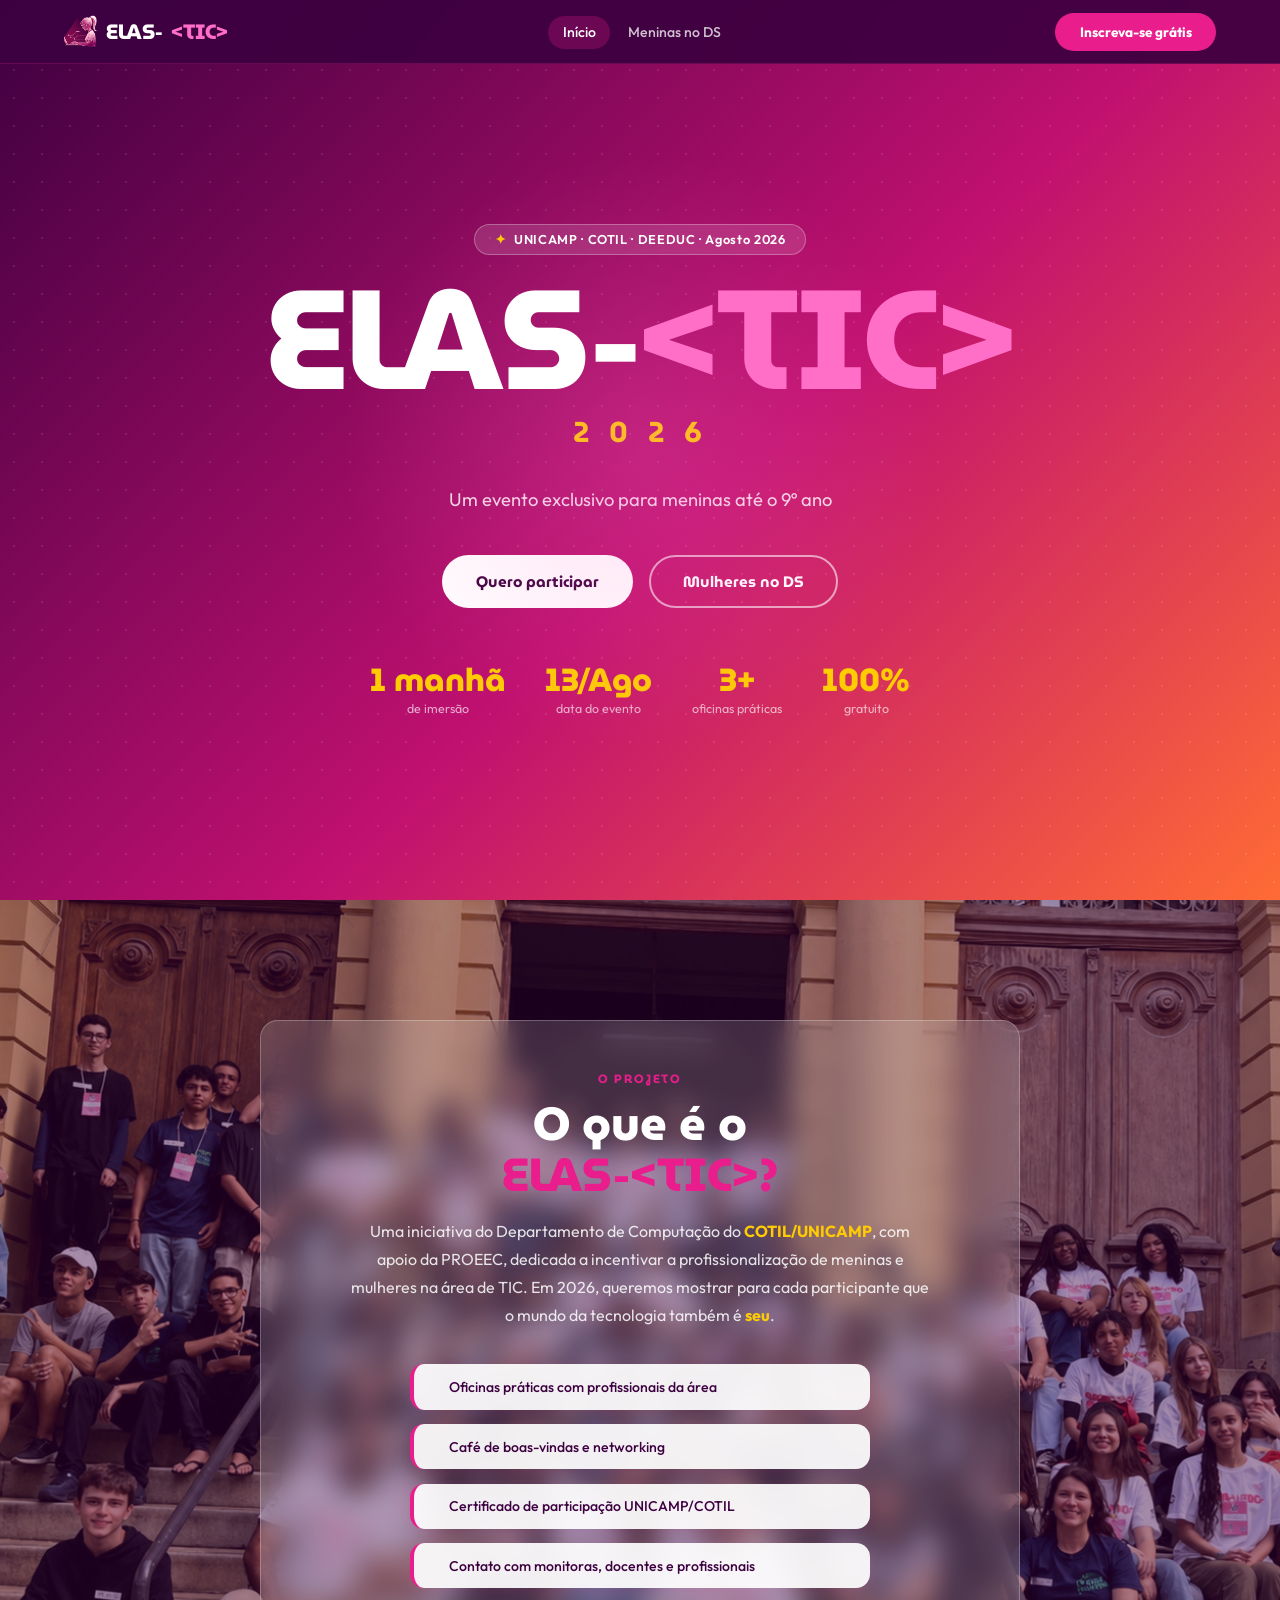
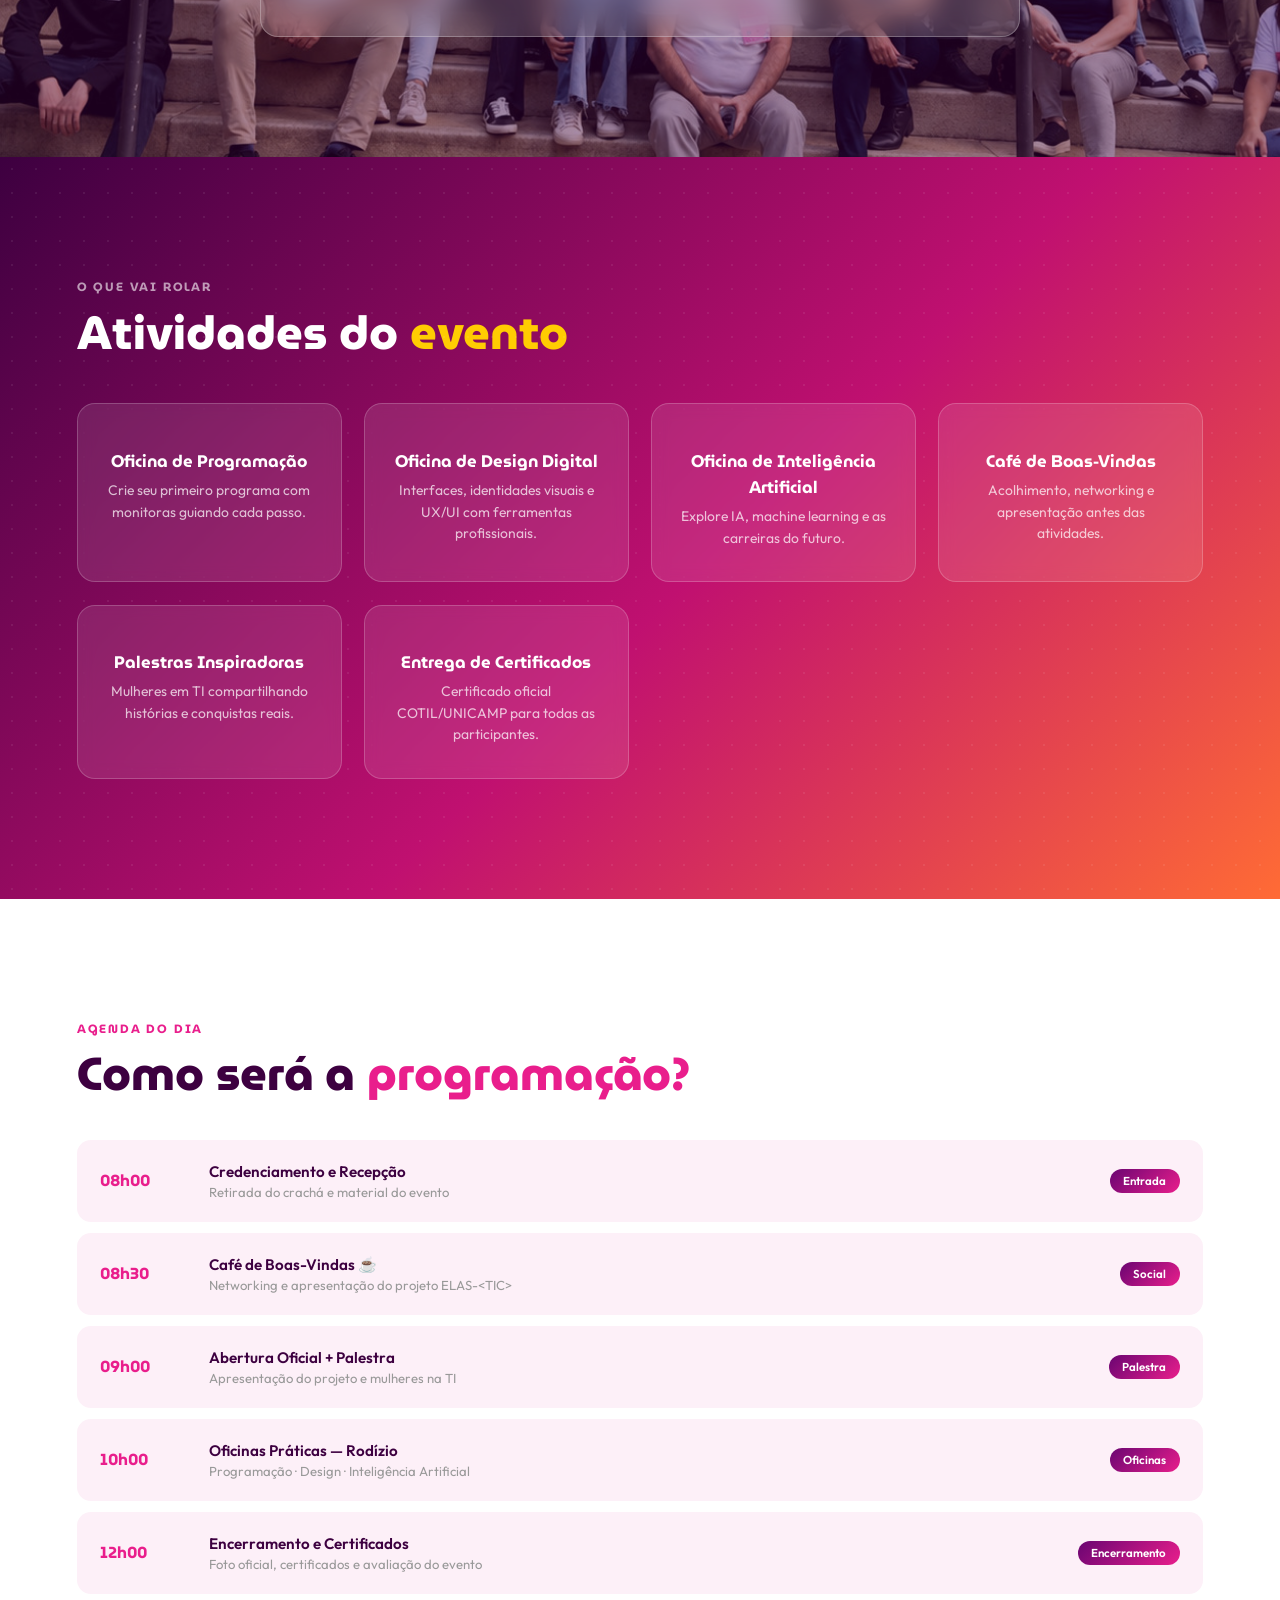
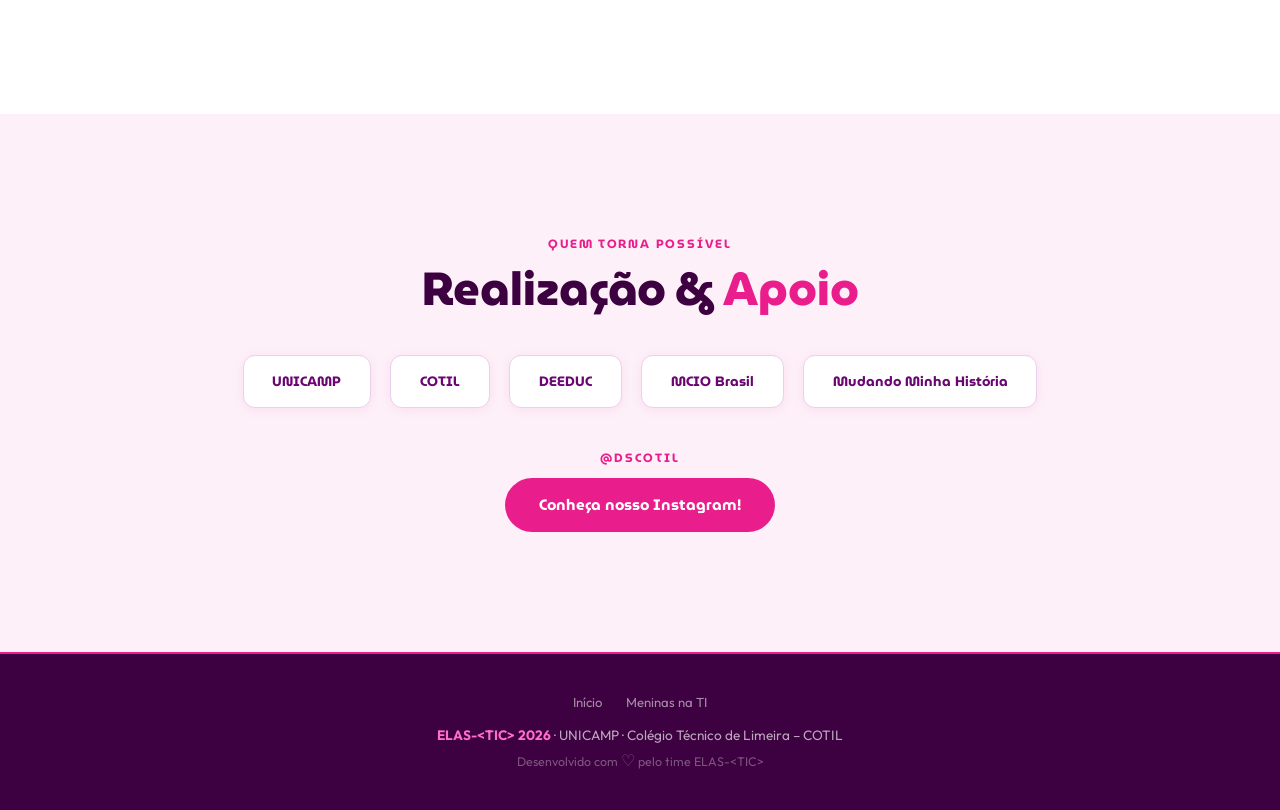
<file: index.html>
﻿<!DOCTYPE html>
<html lang="pt-BR">
<head>
<meta charset="UTF-8">
<meta name="viewport" content="width=device-width,initial-scale=1.0">
<title>ELAS-&lt;TIC&gt; 2026 | Início</title>
<link rel="icon" type="image/png" href="img/logo.png">
<link rel="stylesheet" href="shared.css">
<style>
/* ===== HOME SPECIFIC ===== */
 
/* HERO */
.hero {
  min-height:100vh;
  background:var(--grad-main);
  display:flex; flex-direction:column;
  align-items:center; justify-content:center;
  padding:120px 6vw 80px;
  position:relative; overflow:hidden; text-align:center;
}
.hero-dots {
  position:absolute; inset:0;
  background-image:radial-gradient(rgba(255,255,255,0.1) 1px, transparent 1px);
  background-size:28px 28px; pointer-events:none;
}
.hero-glow {
  position:absolute; width:600px; height:600px; border-radius:50%;
  background:radial-gradient(circle, rgba(255,110,199,0.22) 0%, transparent 70%);
  top:50%; left:50%; transform:translate(-50%,-50%); pointer-events:none;
}
.hero-badge {
  display:inline-block; background:rgba(255,255,255,0.13);
  border:1px solid rgba(255,255,255,0.28); color:#fff;
  padding:0.4rem 1.2rem; border-radius:50px;
  font-size:0.8rem; font-weight:600; letter-spacing:0.05em;
  margin-bottom:1.5rem; position:relative;
}
.hero-badge::before { content:'✦'; margin-right:0.5rem; color:var(--amarelo); }
.hero h1 {
  font-family:'MuseoModerno',sans-serif; font-size:clamp(3.8rem,11vw,9rem);
  font-weight:800; color:#fff; line-height:0.88;
  letter-spacing:-3px; margin-bottom:0.4rem; position:relative;
}
.hero h1 .tag { color:var(--rosa-claro); }
.hero-year {
  font-family:'MuseoModerno',sans-serif; font-size:clamp(1.1rem,2.5vw,1.8rem);
  color:var(--amarelo); font-weight:700; letter-spacing:6px;
  margin-bottom:1.8rem;
}
.hero-sub {
  font-size:clamp(1rem,1.8vw,1.15rem);
  color:rgba(255,255,255,0.85);
  max-width:520px; line-height:1.7;
  margin:0 auto 2.5rem;
}
.hero-btns { display:flex; gap:1rem; justify-content:center; flex-wrap:wrap; }
.hero-stats {
  display:flex; gap:2.5rem; justify-content:center;
  margin-top:3.5rem; flex-wrap:wrap;
}
.stat-num {
  font-family:'MuseoModerno',sans-serif; font-size:2rem; font-weight:800;
  color:var(--amarelo); line-height:1;
}
.stat-label { font-size:0.78rem; color:rgba(255,255,255,0.65); margin-top:0.3rem; }
.scroll-hint {
  position:absolute; bottom:2rem; left:50%; transform:translateX(-50%);
  display:flex; flex-direction:column; align-items:center; gap:0.4rem;
  color:rgba(255,255,255,0.4); font-size:0.72rem;
  animation:bounceY 2s ease-in-out infinite;
}
@keyframes bounceY { 0%,100%{transform:translateX(-50%) translateY(0)} 50%{transform:translateX(-50%) translateY(9px)} }
.scroll-arrow { width:18px; height:18px; border-right:2px solid currentColor; border-bottom:2px solid currentColor; transform:rotate(45deg); }
 
/* SOBRE */
.sobre-grid { display:grid; grid-template-columns:1fr 1fr; gap:4rem; align-items:center; }
#sobre {
  position:relative; overflow:hidden;
  background-color:var(--roxo-escuro);
}
.sobre-bg {
  position:absolute; inset:0; z-index:0;
  background-image:url('img/cards/sobre-bg.jpg');
  background-size:cover; background-position:center;
  transform:scale(1); transform-origin:center center;
  will-change:transform;
}
.sobre-bg::after {
  content:''; position:absolute; inset:0;
  background:rgba(61,0,64,0.45);
}
.sobre-box {
  position:relative; z-index:1;
  max-width:760px; margin:0 auto;
  padding:3rem 3.5rem;
  border:1px solid rgba(255,255,255,0.25);
  background-color:rgba(255,255,255,0.16);
  backdrop-filter:blur(14px);
  -webkit-backdrop-filter:blur(14px);
  border-radius:var(--radius);
  text-align:center;
}
.sobre-box .section-title,
.sobre-box .section-body { margin-left:auto; margin-right:auto; }
.sobre-box .section-title { color:#fff; }
.sobre-box .section-body { color:rgba(255,255,255,0.85); }
.sobre-box .section-body strong { color:var(--amarelo); }
.sobre-box .pills { align-items:center; margin-top:2.2rem; }
.sobre-box .pill {
  width:100%; max-width:460px;
  background:rgba(255,255,255,0.92);
}
.sobre-visual {
  background:var(--grad-main); border-radius:24px;
  aspect-ratio:1; display:flex; align-items:center; justify-content:center;
  position:relative; overflow:hidden;
}
.sobre-visual-text {
  font-family:'MuseoModerno',sans-serif; font-size:2.6rem; font-weight:800;
  color:#fff; text-align:center; line-height:1.1; position:relative; z-index:1;
}
.sobre-visual::before {
  content:''; position:absolute; width:350px; height:350px; border-radius:50%;
  background:rgba(255,110,199,0.2); top:-60px; right:-60px;
}
.pills { display:flex; flex-direction:column; gap:0.9rem; margin-top:1.8rem; }
.pill {
  display:flex; align-items:center; gap:1rem;
  background:#fff; border-radius:14px;
  padding:0.85rem 1.2rem;
  box-shadow:var(--shadow-sm);
  border-left:4px solid var(--rosa);
}
.pill-icon { font-size:1.3rem; }
.pill-text { font-size:0.88rem; font-weight:500; color:var(--roxo-escuro); }
 
/* EVENTO CARDS */
.evento-grid {
  display:grid; grid-template-columns:repeat(auto-fit,minmax(230px,1fr));
  gap:1.4rem; margin-top:2.8rem; position:relative; z-index:1;
}
.evento-card { text-align:center; }
.evento-icon { font-size:2.8rem; margin-bottom:0.7rem; }
.evento-card h3 {
  font-family:'MuseoModerno',sans-serif; color:#fff;
  font-size:1.05rem; font-weight:700; margin-bottom:0.4rem;
}
.evento-card p { color:rgba(255,255,255,0.72); font-size:0.87rem; line-height:1.55; }
 
/* PROGRAMAÇÃO */
.prog-list { display:flex; flex-direction:column; gap:0.7rem; margin-top:2.5rem; }
.prog-item {
  display:grid; grid-template-columns:90px 1fr auto;
  align-items:center; gap:1.2rem;
  padding:1.3rem 1.4rem; border-radius:14px;
  background:var(--rosa-pale);
  border:1.5px solid transparent;
  transition:border-color 0.2s, box-shadow 0.2s;
}
.prog-item:hover { border-color:var(--rosa); box-shadow:var(--shadow-sm); }
.prog-time { font-family:'MuseoModerno',sans-serif; font-size:1rem; font-weight:700; color:var(--rosa); }
.prog-info h4 { font-weight:600; font-size:0.95rem; color:var(--roxo-escuro); }
.prog-info p { font-size:0.82rem; color:#999; margin-top:0.2rem; }
.prog-badge {
  background:var(--grad-card); color:#fff;
  padding:0.28rem 0.85rem; border-radius:50px;
  font-size:0.72rem; font-weight:600; white-space:nowrap;
}
 
/* PARTNERS */
.logo-grid {
  display:flex; flex-wrap:wrap; align-items:center;
  justify-content:center; gap:1.2rem; margin-top:2.5rem;
}
.logo-pill {
  background:#fff; border-radius:12px; padding:0.9rem 1.8rem;
  font-family:'MuseoModerno',sans-serif; font-weight:700; font-size:0.85rem;
  color:var(--roxo); border:1.5px solid #e8d0f0;
  box-shadow:var(--shadow-sm);
  transition:transform 0.2s, box-shadow 0.2s;
}
.logo-pill:hover { transform:translateY(-2px); box-shadow:var(--shadow-md); }

/* Seções com mais respiro (exceto o hero) */
.section { padding:7.5rem 6vw; }

@media(max-width:700px){
  .sobre-grid { grid-template-columns:1fr; }
  .sobre-visual { display:none; }
  .prog-item { grid-template-columns:70px 1fr; }
  .prog-badge { display:none; }
  .section { padding:5rem 5vw; }
}
</style>
</head>
<body>
 
<!-- NAVBAR -->
<nav class="navbar">
  <a href="index.html" class="nav-logo"><img src="img/logo.png" alt="" class="nav-logo-img">ELAS-<span>&lt;TIC&gt;</span></a>
  <ul class="nav-links" id="navLinks">
    <li><a href="index.html" class="active">Início</a></li>
    <li><a href="meninas-ti.html">Meninas no DS</a></li>
  </ul>
  <a href="inscricao.html" class="nav-cta">Inscreva-se grátis</a>
  <button class="nav-hamburger" id="hamburger" aria-label="Menu">
    <span></span><span></span><span></span>
  </button>
</nav>
 
<!-- HERO -->
<section class="hero">
  <div class="hero-dots"></div><div class="hero-glow"></div>
  <div class="hero-badge">UNICAMP · COTIL · DEEDUC · Agosto 2026</div>
  <h1>ELAS-<span class="tag">&lt;TIC&gt;</span></h1>
  <div class="hero-year">2 0 2 6</div>
  <p class="hero-sub">Um evento exclusivo para meninas até o 9º ano</p>
  <div class="hero-btns">
    <a href="inscricao.html" class="btn btn-white"> Quero participar</a>
    <a href="meninas-ti.html" class="btn btn-outline-white">Mulheres no DS</a>
  </div>
  <div class="hero-stats">
    <div class="stat"><div class="stat-num">1 manhã</div><div class="stat-label">de imersão</div></div>
    <div class="stat"><div class="stat-num">13/Ago</div><div class="stat-label">data do evento</div></div>
    <div class="stat"><div class="stat-num">3+</div><div class="stat-label">oficinas práticas</div></div>
    <div class="stat"><div class="stat-num">100%</div><div class="stat-label">gratuito</div></div>
  </div>
</section>
 
<!-- SOBRE -->
<section class="section section--pale" id="sobre">
  <!-- TODO: salvar a foto enviada como img/cards/sobre-bg.jpg -->
  <div class="sobre-bg" id="sobreBg"></div>
  <div class="sobre-box">
    <span class="section-tag">O projeto</span>
    <h2 class="section-title">O que é o<br><span>ELAS-&lt;TIC&gt;?</span></h2>
    <p class="section-body">
      Uma iniciativa do Departamento de Computação do <strong>COTIL/UNICAMP</strong>, com apoio da PROEEC, dedicada a incentivar a profissionalização de meninas e mulheres na área de TIC. Em 2026, queremos mostrar para cada participante que o mundo da tecnologia também é <strong>seu</strong>.
    </p>
    <div class="pills">
      <div class="pill"><div class="pill-icon"></div><div class="pill-text">Oficinas práticas com profissionais da área</div></div>
      <div class="pill"><div class="pill-icon"></div><div class="pill-text">Café de boas-vindas e networking</div></div>
      <div class="pill"><div class="pill-icon"></div><div class="pill-text">Certificado de participação UNICAMP/COTIL</div></div>
      <div class="pill"><div class="pill-icon"></div><div class="pill-text">Contato com monitoras, docentes e profissionais</div></div>
    </div>
  </div>
</section>
 
<!-- EVENTO -->
<section class="section section--dark" id="evento">
  <span class="section-tag section-tag--light">O que vai rolar</span>
  <h2 class="section-title section-title--light">Atividades do <span>evento</span></h2>
  <div class="evento-grid">
    <div class="card-glass evento-card"><div class="evento-icon"></div><h3>Oficina de Programação</h3><p>Crie seu primeiro programa com monitoras guiando cada passo.</p></div>
    <div class="card-glass evento-card"><div class="evento-icon"></div><h3>Oficina de Design Digital</h3><p>Interfaces, identidades visuais e UX/UI com ferramentas profissionais.</p></div>
    <div class="card-glass evento-card"><div class="evento-icon"></div><h3>Oficina de Inteligência Artificial</h3><p>Explore IA, machine learning e as carreiras do futuro.</p></div>
    <div class="card-glass evento-card"><div class="evento-icon"></div><h3>Café de Boas-Vindas</h3><p>Acolhimento, networking e apresentação antes das atividades.</p></div>
    <div class="card-glass evento-card"><div class="evento-icon"></div><h3>Palestras Inspiradoras</h3><p>Mulheres em TI compartilhando histórias e conquistas reais.</p></div>
    <div class="card-glass evento-card"><div class="evento-icon"></div><h3>Entrega de Certificados</h3><p>Certificado oficial COTIL/UNICAMP para todas as participantes.</p></div>
  </div>
</section>
 
<!-- PROGRAMAÇÃO -->
<section class="section section--white" id="programacao">
  <span class="section-tag">Agenda do dia</span>
  <h2 class="section-title">Como será a <span>programação?</span></h2>
  <div class="prog-list">
    <div class="prog-item"><div class="prog-time">08h00</div><div class="prog-info"><h4>Credenciamento e Recepção</h4><p>Retirada do crachá e material do evento</p></div><div class="prog-badge">Entrada</div></div>
    <div class="prog-item"><div class="prog-time">08h30</div><div class="prog-info"><h4>Café de Boas-Vindas ☕</h4><p>Networking e apresentação do projeto ELAS-&lt;TIC&gt;</p></div><div class="prog-badge">Social</div></div>
    <div class="prog-item"><div class="prog-time">09h00</div><div class="prog-info"><h4>Abertura Oficial + Palestra</h4><p>Apresentação do projeto e mulheres na TI</p></div><div class="prog-badge">Palestra</div></div>
    <div class="prog-item"><div class="prog-time">10h00</div><div class="prog-info"><h4>Oficinas Práticas — Rodízio</h4><p>Programação · Design · Inteligência Artificial</p></div><div class="prog-badge">Oficinas</div></div>
    <div class="prog-item"><div class="prog-time">12h00</div><div class="prog-info"><h4>Encerramento e Certificados</h4><p>Foto oficial, certificados e avaliação do evento</p></div><div class="prog-badge">Encerramento</div></div>
  </div>
</section>
 
<!-- PARCEIROS -->
<section class="section section--pale" id="parceiros">
  <span class="section-tag" style="text-align:center;display:block">Quem torna possível</span>
  <h2 class="section-title" style="text-align:center">Realização & <span>Apoio</span></h2>
  <div class="logo-grid">
    <div class="logo-pill"> UNICAMP</div>
    <div class="logo-pill">COTIL</div>
    <div class="logo-pill"> DEEDUC</div>
    <div class="logo-pill"> MCIO Brasil</div>
    <div class="logo-pill"> Mudando Minha História</div>
  </div>
  <div style="text-align:center;margin-top:2.5rem">
    <span class="section-tag" style="text-align:center;display:block">@dscotil</span>
    <a href="https://www.instagram.com/dscotil?utm_source=ig_web_button_share_sheet&igsh=ZDNlZDc0MzIxNw==" class="btn btn-primary" target="_blank">Conheça nosso Instagram!</a>
  </div>
</section>
 
<!-- FOOTER -->
<footer class="footer">
  <div class="footer-links">
    <a href="index.html">Início</a>
    <a href="meninas-ti.html">Meninas na TI</a>
  </div>
  <p><strong>ELAS-&lt;TIC&gt; 2026</strong> · UNICAMP · Colégio Técnico de Limeira – COTIL</p>
  <p style="margin-top:0.4rem;opacity:0.5;font-size:0.78rem">Desenvolvido com <span style="font-size:1.3em">♡</span> pelo time ELAS-&lt;TIC&gt;</p>
</footer>
 
<script>
const ham = document.getElementById('hamburger');
const nav = document.getElementById('navLinks');
ham.addEventListener('click', () => nav.classList.toggle('open'));

// Zoom progressivo do background da seção "Sobre" conforme a rolagem
const sobreSection = document.getElementById('sobre');
const sobreBg = document.getElementById('sobreBg');
function updateSobreZoom(){
  const rect = sobreSection.getBoundingClientRect();
  const vh = window.innerHeight;
  const progress = Math.min(Math.max((vh - rect.top) / (vh + rect.height), 0), 1);
  const scale = 1 + progress * 0.25;
  sobreBg.style.transform = `scale(${scale.toFixed(3)})`;
}
window.addEventListener('scroll', updateSobreZoom, { passive:true });
window.addEventListener('resize', updateSobreZoom);
updateSobreZoom();
</script>
</body>
</html>
</file>
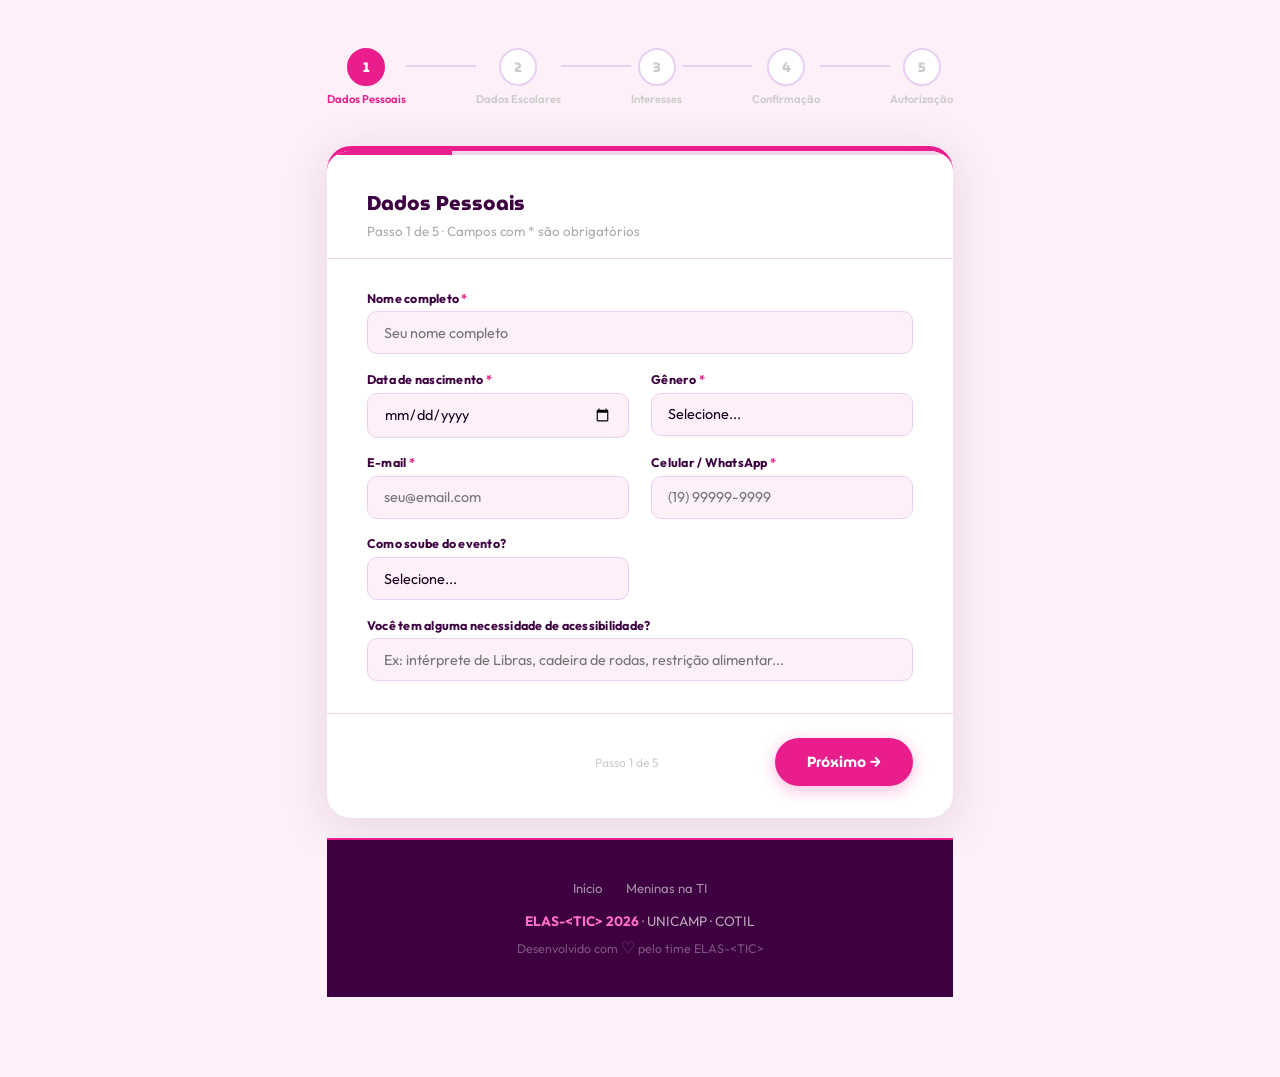
<file: inscricao.html>
﻿<!DOCTYPE html>
<html lang="pt-BR">
<head>
<meta charset="UTF-8">
<meta name="viewport" content="width=device-width,initial-scale=1.0">
<title>Inscrição | ELAS-&lt;TIC&gt; 2026</title>
<link rel="icon" type="image/png" href="img/logo.png">
<link rel="stylesheet" href="shared.css">
<style>
/* ===== INSCRIÇÃO PAGE ===== */
 
.page-hero {
  padding: 140px 6vw 70px;
  background: var(--grad-main);
  position: relative; overflow: hidden; text-align: center;
}
.page-hero::before {
  content:''; position:absolute; inset:0;
  background-image:radial-gradient(rgba(255,255,255,0.09) 1px,transparent 1px);
  background-size:26px 26px; pointer-events:none;
}
.page-hero h1 {
  font-family:'MuseoModerno',sans-serif;
  font-size:clamp(2.5rem,7vw,5rem); font-weight:800;
  color:#fff; line-height:1; letter-spacing:-2px; margin-bottom:0.8rem;
}
.page-hero h1 span { color:var(--amarelo); }
.page-hero p { color:rgba(255,255,255,0.82); max-width:520px; margin:0 auto; font-size:1rem; line-height:1.7; }
 
/* LAYOUT */
.form-page-wrap {
  max-width: 780px;
  margin: 0 auto;
  padding: 3rem 6vw 5rem;
}
 
/* STEP INDICATOR */
.steps-indicator {
  display: flex;
  align-items: center;
  justify-content: center;
  gap: 0;
  margin-bottom: 2.5rem;
}
.step-node {
  display: flex; flex-direction: column; align-items: center; gap: 0.4rem;
  position: relative; z-index: 1;
}
.step-circle {
  width: 38px; height: 38px; border-radius: 50%;
  display: flex; align-items: center; justify-content: center;
  font-family: 'MuseoModerno', sans-serif; font-weight: 800; font-size: 0.85rem;
  border: 2px solid #e8d0f0;
  background: #fff; color: #ccc;
  transition: all 0.3s;
}
.step-circle.active { background: var(--rosa); border-color: var(--rosa); color: #fff; }
.step-circle.done { background: var(--roxo-escuro); border-color: var(--roxo-escuro); color: #fff; }
.step-label { font-size: 0.7rem; color: #ccc; font-weight: 600; white-space: nowrap; }
.step-label.active { color: var(--rosa); }
.step-label.done { color: var(--roxo-escuro); }
.step-line {
  flex: 1; height: 2px; background: #e8d0f0;
  min-width: 40px; max-width: 80px;
  transition: background 0.3s;
  margin-bottom: 1.4rem;
}
.step-line.done { background: var(--roxo-escuro); }
 
/* FORM CARD */
.form-card {
  background: #fff;
  border-radius: 24px;
  box-shadow: 0 8px 48px rgba(61,0,64,0.12);
  border-top: 5px solid var(--rosa);
  overflow: hidden;
}
.form-card-header {
  padding: 2rem 2.5rem 1.2rem;
  border-bottom: 1px solid #f0d4ea;
}
.form-card-title {
  font-family: 'MuseoModerno', sans-serif;
  font-size: 1.25rem; font-weight: 800;
  color: var(--roxo-escuro); margin-bottom: 0.2rem;
}
.form-card-sub { font-size: 0.83rem; color: #aaa; }
.form-card-body { padding: 2rem 2.5rem; }
 
/* PANELS */
.form-panel { display: none; }
.form-panel.active { display: block; }
 
/* GRID */
.fg { display: grid; grid-template-columns: 1fr 1fr; gap: 1.1rem 1.4rem; }
.fg .full { grid-column: 1 / -1; }
.fgroup { display: flex; flex-direction: column; gap: 0.35rem; }
.flabel { font-size: 0.78rem; font-weight: 700; color: var(--roxo-escuro); letter-spacing: 0.02em; }
.req { color: var(--rosa); }
.finput, .fselect, .ftextarea {
  width: 100%; padding: 0.72rem 1rem;
  border: 1.5px solid #e8d0f0; border-radius: 10px;
  font-family: 'Outfit', sans-serif; font-size: 0.9rem;
  background: var(--rosa-pale); color: var(--texto);
  outline: none; transition: border-color 0.2s, box-shadow 0.2s;
  appearance: none; -webkit-appearance: none;
}
.finput:focus, .fselect:focus, .ftextarea:focus {
  border-color: var(--rosa);
  box-shadow: 0 0 0 3px rgba(233,30,140,0.12);
  background: #fff;
}
.finput.error { border-color: #e55; box-shadow: 0 0 0 3px rgba(220,50,50,0.1); }
.ferror { font-size: 0.72rem; color: #e55; display: none; }
.ferror.show { display: block; }
 
.fdivider {
  font-family: 'MuseoModerno', sans-serif; font-size: 0.72rem; font-weight: 700;
  text-transform: uppercase; letter-spacing: 0.1em; color: var(--rosa);
  padding-bottom: 0.5rem; border-bottom: 1px solid #f0d4ea;
  grid-column: 1 / -1; margin-top: 0.6rem;
}
 
/* CHECKBOXES */
.fcheck-group { display: flex; flex-direction: column; gap: 0.5rem; }
.fcheck-item { display: flex; align-items: flex-start; gap: 0.6rem; cursor: pointer; }
.fcheck-item input[type=checkbox] {
  width: 17px; height: 17px; accent-color: var(--rosa);
  margin-top: 2px; flex-shrink: 0; cursor: pointer;
}
.fcheck-item span { font-size: 0.87rem; color: var(--texto-suave); line-height: 1.4; }
 
/* RADIO GROUP */
.fradio-group { display: flex; flex-wrap: wrap; gap: 0.5rem; }
.fradio-pill {
  display: flex; align-items: center; gap: 0.4rem;
  cursor: pointer;
}
.fradio-pill input[type=radio] { display: none; }
.fradio-label {
  padding: 0.4rem 1rem; border-radius: 50px;
  border: 1.5px solid #e8d0f0;
  font-size: 0.83rem; font-weight: 500; color: var(--texto-suave);
  cursor: pointer; transition: all 0.18s;
  background: var(--rosa-pale);
}
.fradio-pill input[type=radio]:checked + .fradio-label {
  background: var(--rosa); border-color: var(--rosa); color: #fff;
}
 
/* NAV BUTTONS */
.form-nav {
  display: flex; justify-content: space-between; align-items: center;
  padding: 1.5rem 2.5rem 2rem;
  border-top: 1px solid #f0d4ea;
  gap: 1rem;
}
.btn-prev {
  background: none; border: 1.5px solid #e8d0f0;
  color: var(--texto-suave); padding: 0.72rem 1.6rem;
  border-radius: 50px; font-family: 'MuseoModerno', sans-serif;
  font-weight: 700; font-size: 0.88rem; cursor: pointer;
  transition: all 0.18s;
}
.btn-prev:hover { border-color: var(--rosa); color: var(--rosa); }
.btn-next {
  background: var(--rosa); color: #fff; border: none;
  padding: 0.75rem 2rem; border-radius: 50px;
  font-family: 'MuseoModerno', sans-serif; font-weight: 700; font-size: 0.92rem;
  cursor: pointer; transition: all 0.18s;
  box-shadow: 0 4px 16px rgba(233,30,140,0.3);
}
.btn-next:hover { background: var(--rosa-escuro); transform: translateY(-1px); }
.btn-submit-final {
  background: var(--grad-main); color: #fff; border: none;
  padding: 0.9rem 2.4rem; border-radius: 50px;
  font-family: 'MuseoModerno', sans-serif; font-weight: 800; font-size: 1rem;
  cursor: pointer; transition: all 0.18s;
  box-shadow: 0 6px 20px rgba(61,0,64,0.25);
}
.btn-submit-final:hover { opacity: 0.92; transform: translateY(-1px); }
 
/* PROGRESS BAR */
.progress-bar-wrap { height: 4px; background: #f0d4ea; }
.progress-bar { height: 4px; background: var(--rosa); transition: width 0.4s; }
 
/* SUCCESS SCREEN */
.success-screen {
  display: none;
  text-align: center; padding: 4rem 2rem;
}
.success-screen.show { display: block; }
.success-icon { font-size: 4rem; margin-bottom: 1rem; }
.success-title {
  font-family: 'MuseoModerno', sans-serif; font-size: 1.8rem; font-weight: 800;
  color: var(--roxo-escuro); margin-bottom: 0.5rem;
}
.success-sub { color: var(--texto-suave); font-size: 0.95rem; line-height: 1.7; margin-bottom: 2rem; }
.success-badge {
  display: inline-block; background: var(--rosa-pale);
  border: 1.5px solid rgba(233,30,140,0.2);
  border-radius: 12px; padding: 1rem 2rem;
  font-size: 0.85rem; color: var(--roxo);
  margin-bottom: 2rem;
}
 
/* INFO ASIDE */
.form-aside {
  margin-top: 1.5rem;
  background: var(--rosa-pale);
  border-radius: 16px;
  padding: 1.5rem 1.8rem;
  border-left: 4px solid var(--rosa);
}
.form-aside h4 {
  font-family: 'MuseoModerno', sans-serif; font-weight: 800;
  font-size: 0.92rem; color: var(--roxo-escuro); margin-bottom: 0.8rem;
}
.aside-items { display: flex; flex-direction: column; gap: 0.5rem; }
.aside-item { display: flex; gap: 0.7rem; align-items: flex-start; font-size: 0.83rem; color: var(--texto-suave); }
.aside-item span:first-child { flex-shrink: 0; }

.meuHidden {
  display: none;
}
 
@media (max-width: 600px) {
  .fg { grid-template-columns: 1fr; }
  .fg .full { grid-column: 1; }
  .fdivider { grid-column: 1; }
  .form-card-body { padding: 1.5rem; }
  .form-card-header { padding: 1.5rem; }
  .form-nav { padding: 1.2rem 1.5rem; }
  .steps-indicator { gap: 0; }
  .step-line { min-width: 20px; }
}
</style>
</head>
<body>

<!-- FORM PAGE WRAP -->
<div class="form-page-wrap">
 
  <!-- STEP INDICATOR -->
  <div class="steps-indicator">
    <div class="step-node">
      <div class="step-circle active" id="sc1">1</div>
      <div class="step-label active" id="sl1">Dados Pessoais</div>
    </div>
    <div class="step-line" id="line1"></div>
    <div class="step-node">
      <div class="step-circle" id="sc2">2</div>
      <div class="step-label" id="sl2">Dados Escolares</div>
    </div>
    <div class="step-line" id="line2"></div>
    <div class="step-node">
      <div class="step-circle" id="sc3">3</div>
      <div class="step-label" id="sl3">Interesses</div>
    </div>
    <div class="step-line" id="line3"></div>
    <div class="step-node">
      <div class="step-circle" id="sc4">4</div>
      <div class="step-label" id="sl4">Confirmação</div>
    </div>
    <div class="step-line" id="line4"></div>
    <div class="step-node">
      <div class="step-circle" id="sc5">5</div>
      <div class="step-label" id="sl5">Autorização</div>
    </div>
  </div>

  <!-- FORM CARD -->
  <div class="form-card" id="formCard">
    <div class="progress-bar-wrap"><div class="progress-bar" id="progressBar" style="width:20%"></div></div>
    <div class="form-card-header">
      <div class="form-card-title" id="panelTitle">👤 Dados Pessoais</div>
      <div class="form-card-sub" id="panelSub">Passo 1 de 5 · Campos com * são obrigatórios</div>
    </div>
 
    <!-- PANEL 1: DADOS PESSOAIS -->
    <div class="form-card-body form-panel active" id="panel1">
      <div class="fg">
        <div class="fgroup full">
          <label class="flabel">Nome completo <span class="req">*</span></label>
          <input class="finput" id="f_nome" type="text" placeholder="Seu nome completo">
          <span class="ferror" id="e_nome">Por favor, informe seu nome completo.</span>
        </div>
        <div class="fgroup">
          <label class="flabel">Data de nascimento <span class="req">*</span></label>
          <input class="finput" id="f_nasc" type="date">
          <span class="ferror" id="e_nasc">Informe sua data de nascimento.</span>
        </div>
        <div class="fgroup">
          <label class="flabel">Gênero <span class="req">*</span></label>
          <select class="fselect" id="f_genero">
            <option value="">Selecione...</option>
            <!--<option>Feminino</option>
            <option>Não-binário</option>
            <option>Prefiro não informar</option>
            <option>Outro</option>-->
          </select>
        </div>
        <div class="fgroup">
          <label class="flabel">E-mail <span class="req">*</span></label>
          <input class="finput" id="f_email" type="email" placeholder="seu@email.com">
          <span class="ferror" id="e_email">Informe um e-mail válido.</span>
        </div>
        <div class="fgroup">
          <label class="flabel">Celular / WhatsApp <span class="req">*</span></label>
          <input class="finput" id="f_tel" type="tel" placeholder="(19) 99999-9999">
          <span class="ferror" id="e_tel">Informe seu celular.</span>
        </div>
        <div class="fgroup">
          <label class="flabel">Como soube do evento?</label>
          <select class="fselect" id="f_como">
            <option value="">Selecione...</option>
            <option>Instagram</option>
            <option>Escola / Professor(a)</option>
            <option>Amiga ou familiar</option>
            <option>WhatsApp / Grupo</option>
            <option>Site da UNICAMP/COTIL</option>
            <option value="outro">Outro</option>
            <input type="text" placeholder="Conte para gente!" style="border-bottom: 0.1em solid var(--rosa); text-decoration: none; appearance: none; outline: none; border-left: none; border-right: none; border-top: none; padding: 1em" class="meuOutro meuHidden">
          </select>
        </div>
        <div class="fgroup full">
          <label class="flabel">Você tem alguma necessidade de acessibilidade?</label>
          <input class="finput" id="f_acess" type="text" placeholder="Ex: intérprete de Libras, cadeira de rodas, restrição alimentar...">
        </div>
      </div>
    </div>
 
    <!-- PANEL 2: DADOS ESCOLARES -->
    <div class="form-card-body form-panel" id="panel2">
      <div class="fg">
        <div class="fgroup">
          <label class="flabel">Estado <span class="req">*</span></label>
          <select class="fselect" id="f_estado">
            <option value="">Selecione...</option>
            <option>SP</option><option>RJ</option><option>MG</option>
            <option>RS</option><option>PR</option><option>SC</option>
            <option>BA</option><option>CE</option><option>PE</option>
            <option>GO</option><option>DF</option><option>AM</option>
            <option>PA</option><option>MT</option><option>MS</option>
            <option>Outro</option>
          </select>
          <span class="ferror" id="e_estado">Selecione seu estado.</span>
        </div>
        <div class="fgroup">
          <label class="flabel">Cidade <span class="req">*</span></label>
          <input class="finput" id="f_cidade" type="text" placeholder="Sua cidade">
          <span class="ferror" id="e_cidade">Informe sua cidade.</span>
        </div>
        <div class="fgroup full">
          <label class="flabel">Nome completo da escola <span class="req">*</span></label>
          <input class="finput" id="f_escola" type="text" placeholder="Ex: E.E. Prof. João Silva">
          <span class="ferror" id="e_escola">Informe o nome da sua escola.</span>
        </div>
        <div class="fgroup">
          <label class="flabel">Ano / Série escolar <span class="req">*</span></label>
          <select class="fselect" id="f_serie">
            <option value="">Selecione...</option>
            <optgroup label="Ensino Fundamental">
              <option>6º ano – Ensino Fundamental</option>
              <option>7º ano – Ensino Fundamental</option>
              <option>8º ano – Ensino Fundamental</option>
              <option>9º ano – Ensino Fundamental</option>
            </optgroup>
          </select>
          <span class="ferror" id="e_serie">Selecione seu ano/série.</span>
        </div>
        <div class="fgroup">
          <label class="flabel">Tipo de escola</label>
          <select class="fselect" id="f_tipo_escola">
            <option value="">Selecione...</option>
            <option>Pública estadual</option>
            <option>Pública municipal</option>
            <option>Privada / Particular</option>
            <option value="outro">Outro</option>
          </select>
          <input type="text" placeholder="Conte para gente!" style="border-bottom: 0.1em solid var(--rosa); text-decoration: none; appearance: none; outline: none; border-left: none; border-right: none; border-top: none; padding: 1em" class="meuOutroEscola meuHidden">
        </div>
        <div class="fgroup full">
          <label class="flabel">Turno de estudo</label>
          <div class="fradio-group">
            <label class="fradio-pill"><input type="radio" name="turno" value="Manhã"><span class="fradio-label"> Manhã</span></label>
            <label class="fradio-pill"><input type="radio" name="turno" value="Tarde"><span class="fradio-label">Tarde</span></label>
            <label class="fradio-pill"><input type="radio" name="turno" value="Noite"><span class="fradio-label"> Noite</span></label>
            <label class="fradio-pill"><input type="radio" name="turno" value="Integral"><span class="fradio-label"> Integral</span></label>
          </div>
        </div>
      </div>
    </div>
 
    <!-- PANEL 3: INTERESSES -->
    <div class="form-card-body form-panel" id="panel3">
      <div class="fg">
        <div class="fgroup full">
          <label class="flabel">Quais áreas de TI mais te interessam? <span class="req">*</span> <span style="color:#aaa;font-weight:400">(marque quantas quiser)</span></label>
          <div class="fcheck-group">
            <label class="fcheck-item"><input type="checkbox" name="interesse" value="Programação"><span> Programação / Desenvolvimento de Software</span></label>
            <label class="fcheck-item"><input type="checkbox" name="interesse" value="Design"><span> Design Digital / UX/UI</span></label>
            <label class="fcheck-item"><input type="checkbox" name="interesse" value="IA"><span> Inteligência Artificial / Machine Learning</span></label>
            <label class="fcheck-item"><input type="checkbox" name="interesse" value="Segurança"><span> Segurança da Informação / Cybersecurity</span></label>
            <label class="fcheck-item"><input type="checkbox" name="interesse" value="Redes"><span> Redes / Infraestrutura de TI</span></label>
            <label class="fcheck-item"><input type="checkbox" name="interesse" value="Dados"><span>Ciência de Dados / Análise de Dados</span></label>
            <label class="fcheck-item"><input type="checkbox" name="interesse" value="Mobile"><span> Desenvolvimento Mobile (apps)</span></label>
            <label class="fcheck-item"><input type="checkbox" name="interesse" value="Games"><span> Desenvolvimento de Games</span></label>
            <label class="fcheck-item"><input type="checkbox" name="interesse" value="Robótica"><span> Robótica / IoT</span></label>
            <label class="fcheck-item"><input type="checkbox" name="interesse" value="Não sei"><span> Ainda não sei — quero descobrir!</span></label>
          </div>
          <span class="ferror" id="e_interesse">Marque pelo menos uma área.</span>
        </div>
 
        <div class="fdivider"> Seu nível atual</div>
 
        <div class="fgroup full">
          <label class="flabel">Você já tem alguma experiência com tecnologia?</label>
          <select class="fselect" id="f_exp">
            <option value="">Selecione...</option>
            <option>Nenhuma — sou totalmente iniciante</option>
            <option>Já assisti tutoriais ou cursos online</option>
            <option>Tenho noções básicas de programação</option>
            <option>Já faço projetos pessoais / hobby</option>
          </select>
        </div>
 
        <div class="fgroup full">
          <label class="flabel">Por que você quer participar do ELAS-&lt;TIC&gt;?</label>
          <textarea class="ftextarea" id="f_motivo" rows="3" placeholder="Conte um pouquinho sobre o que te motivou a se inscrever..."></textarea>
        </div>
      </div>
    </div>
 
    <!-- PANEL 4: CONFIRMAÇÃO -->
    <div class="form-card-body form-panel" id="panel4">
      <div class="fg">
        <div class="fdivider"> Revisão dos dados</div>
        <div class="fgroup full">
          <div id="reviewBox" style="background:var(--rosa-pale);border-radius:12px;padding:1.2rem 1.4rem;font-size:0.85rem;color:var(--texto-suave);line-height:2;border:1px solid rgba(233,30,140,0.15)"></div>
        </div>
 
        <div class="fdivider">Termos e autorização</div>
 
        <div class="fgroup full">
          <div class="fcheck-group">
            <label class="fcheck-item">
              <input type="checkbox" id="chk_imagem">
              <span>Autorizo o uso de minhas imagens (foto/vídeo) captadas no evento para divulgação do projeto ELAS-&lt;TIC&gt; em redes sociais e materiais institucionais.</span>
            </label>
            <label class="fcheck-item">
              <input type="checkbox" id="chk_lgpd">
              <span>Concordo com o tratamento dos meus dados pessoais conforme a <strong>LGPD</strong> e a <strong>política de privacidade</strong> do evento. Os dados serão usados somente para fins de organização do ELAS-&lt;TIC&gt;.</span>
            </label>
          </div>
          <span class="ferror" id="e_termos">Você precisa aceitar os termos para continuar.</span>
        </div>
      </div>
    </div>

    <!-- PANEL 5: AUTORIZAÇÃO DOS RESPONSÁVEIS -->
    <div class="form-card-body form-panel" id="panel5">
      <div class="fg">
        <div class="fgroup full">
          <div class="fdivider"> Autorização dos responsáveis</div>
          <p style="font-size:0.9rem;color:var(--texto-suave);line-height:1.7">
            Como o ELAS-&lt;TIC&gt; é voltado a meninas menores de idade, será necessário o envio de uma autorização assinada pelos pais ou responsáveis legais para a participação no evento.
            Em breve, esta etapa trará o modelo de autorização para download e o campo de envio do documento assinado (foto ou PDF).
          </p>
        </div>
      </div>
    </div>

    <!-- SUCCESS SCREEN -->
    <div class="success-screen" id="successScreen">
      <div class="success-icon"></div>
      <div class="success-title">Inscrição enviada!</div>
      <p class="success-sub">Obrigada por se inscrever no <strong>ELAS-&lt;TIC&gt; 2026</strong>!<br>
      Em breve você receberá um e-mail de confirmação com todos os detalhes do evento.</p>
      <div class="success-badge">
       COTIL · Limeira · SP &nbsp;|&nbsp;  13 de agosto de 2026 &nbsp;|&nbsp;  08h00
      </div>
      <a href="index.html" class="btn btn-primary">← Voltar para o início</a>
    </div>
 
    <!-- NAV BUTTONS -->
    <div class="form-nav" id="formNav">
      <button class="btn-prev" id="btnPrev" style="visibility:hidden">← Voltar</button>
      <span style="font-size:0.75rem;color:#ccc" id="stepCounter">Passo 1 de 4</span>
      <button class="btn-next" id="btnNext">Próximo →</button>
    </div>
  </div>
 
  <br>
  
 
<!-- FOOTER -->
<footer class="footer">
  <div class="footer-links">
    <a href="index.html">Início</a>
    <a href="meninas-ti.html">Meninas na TI</a>
  </div>
  <p><strong>ELAS-&lt;TIC&gt; 2026</strong> · UNICAMP · COTIL</p>
  <p style="margin-top:0.4rem;opacity:0.5;font-size:0.78rem">Desenvolvido com <span style="font-size:1.3em">♡</span> pelo time ELAS-&lt;TIC&gt;</p>
</footer>
 
<script>
// ---- MULTI-STEP FORM ----
let currentStep = 1;
const totalSteps = 5;

const panelTitles = [
  ' Dados Pessoais',
  ' Dados Escolares',
  ' Áreas de Interesse',
  ' Confirmação e Termos',
  ' Autorização dos Responsáveis'
];

const meuOutro = document.querySelector(".meuOutro");
const minhaDiv = document.querySelector("#f_como");

minhaDiv.addEventListener('change', () => {
  meuOutro.classList.toggle('meuHidden', minhaDiv.value !== "outro");
});

const meuOutroEscola = document.querySelector(".meuOutroEscola");
const minhaDivEscola = document.querySelector("#f_tipo_escola");

minhaDivEscola.addEventListener('change', () => {
  meuOutroEscola.classList.toggle('meuHidden', minhaDivEscola.value !== "outro");
});
 
function updateUI(){
  // panels
  for(let i=1;i<=totalSteps;i++){
    document.getElementById('panel'+i).classList.toggle('active', i===currentStep);
    const sc = document.getElementById('sc'+i);
    const sl = document.getElementById('sl'+i);
    if(i < currentStep){ sc.className='step-circle done'; sc.textContent='✓'; sl.className='step-label done'; }
    else if(i === currentStep){ sc.className='step-circle active'; sc.textContent=i; sl.className='step-label active'; }
    else { sc.className='step-circle'; sc.textContent=i; sl.className='step-label'; }
    if(i < totalSteps){
      document.getElementById('line'+i).className = 'step-line' + (i < currentStep ? ' done' : '');
    }
  }
  // progress bar
  document.getElementById('progressBar').style.width = (currentStep/totalSteps*100)+'%';
  // titles
  document.getElementById('panelTitle').textContent = panelTitles[currentStep-1];
  document.getElementById('panelSub').textContent = `Passo ${currentStep} de ${totalSteps} · Campos com * são obrigatórios`;
  document.getElementById('stepCounter').textContent = `Passo ${currentStep} de ${totalSteps}`;
  // buttons
  document.getElementById('btnPrev').style.visibility = currentStep > 1 ? 'visible' : 'hidden';
  const btnNext = document.getElementById('btnNext');
  if(currentStep === totalSteps){
    btnNext.textContent = ''; btnNext.className = 'btn-submit-final';
    btnNext.textContent = ' Enviar inscrição';
  } else {
    btnNext.textContent = 'Próximo →'; btnNext.className = 'btn-next';
  }
  // review box on step 4
  if(currentStep === 4) buildReview();
}
 
function buildReview(){
  const nome = document.getElementById('f_nome').value;
  const nasc = document.getElementById('f_nasc').value;
  const email = document.getElementById('f_email').value;
  const tel = document.getElementById('f_tel').value;
  const estado = document.getElementById('f_estado').value;
  const cidade = document.getElementById('f_cidade').value;
  const escola = document.getElementById('f_escola').value;
  const serie = document.getElementById('f_serie').value;
  const interesses = [...document.querySelectorAll('input[name=interesse]:checked')].map(c=>c.value).join(', ') || '—';
  document.getElementById('reviewBox').innerHTML = `
    <strong>Nome:</strong> ${nome||'—'}<br>
    <strong>Data de nascimento:</strong> ${nasc||'—'}<br>
    <strong>E-mail:</strong> ${email||'—'}<br>
    <strong>Celular:</strong> ${tel||'—'}<br>
    <strong>Estado / Cidade:</strong> ${estado||'—'} / ${cidade||'—'}<br>
    <strong>Escola:</strong> ${escola||'—'}<br>
    <strong>Ano/Série:</strong> ${serie||'—'}<br>
    <strong>Interesses em TI:</strong> ${interesses}
  `;
}
 
function validateStep(step){
  let ok = true;
  const show = (id, msg) => {
    const el = document.getElementById(id);
    if(el){ el.classList.add('show'); el.textContent = msg; }
    ok = false;
  };
  const hide = id => { const el=document.getElementById(id); if(el) el.classList.remove('show'); };
  const val = id => (document.getElementById(id)||{}).value||'';
 
  if(step===1){
    val('f_nome').trim().length<3 ? show('e_nome','Informe seu nome completo.') : hide('e_nome');
    !val('f_nasc') ? show('e_nasc','Informe sua data de nascimento.') : hide('e_nasc');
    !val('f_email').includes('@') ? show('e_email','Informe um e-mail válido.') : hide('e_email');
    val('f_tel').trim().length<8 ? show('e_tel','Informe seu celular com DDD.') : hide('e_tel');
  }
  if(step===2){
    !val('f_estado') ? show('e_estado','Selecione seu estado.') : hide('e_estado');
    val('f_cidade').trim().length<2 ? show('e_cidade','Informe sua cidade.') : hide('e_cidade');
    val('f_escola').trim().length<3 ? show('e_escola','Informe o nome da sua escola.') : hide('e_escola');
    !val('f_serie') ? show('e_serie','Selecione seu ano/série.') : hide('e_serie');
  }
  if(step===3){
    const checked = document.querySelectorAll('input[name=interesse]:checked').length;
    checked===0 ? show('e_interesse','Marque pelo menos uma área de interesse.') : hide('e_interesse');
    if(checked===0) ok=false;
  }
  if(step===4){
    const termos = document.getElementById('chk_termos').checked;
    !termos ? show('e_termos','Você precisa aceitar os termos para finalizar a inscrição.') : hide('e_termos');
  }
  return ok;
}
 
document.getElementById('btnNext').addEventListener('click', () => {
  if(!validateStep(currentStep)) return;
  if(currentStep < totalSteps){ currentStep++; updateUI(); window.scrollTo({top:320,behavior:'smooth'}); }
  else {
    // submit
    document.getElementById('formCard').querySelector('.progress-bar-wrap').style.display='none';
    document.getElementById('formCard').querySelector('.form-card-header').style.display='none';
    for(let i=1;i<=totalSteps;i++) document.getElementById('panel'+i).style.display='none';
    document.getElementById('formNav').style.display='none';
    document.getElementById('successScreen').classList.add('show');
    window.scrollTo({top:300,behavior:'smooth'});
  }
});
 
document.getElementById('btnPrev').addEventListener('click', () => {
  if(currentStep > 1){ currentStep--; updateUI(); window.scrollTo({top:320,behavior:'smooth'}); }
});
 
updateUI();
</script>
</body>
</html>
</file>
<file: shared.css>
﻿/* ===== ELAS-<TIC> 2026 — Shared Styles ===== */
@import url('https://fonts.googleapis.com/css2?family=MuseoModerno:wght@400;600;700;800&family=Outfit:wght@300;400;500;600&display=swap');
 
:root {
  --rosa:        #e91e8c;
  --rosa-escuro: #b8106e;
  --rosa-claro:  #ff6ec7;
  --rosa-pale:   #fdf0f8;
  --laranja:     #ff6b35;
  --amarelo:     #ffcc02;
  --roxo:        #6a0572;
  --roxo-escuro: #3d0040;
  --roxo-mid:    #55035c;
  --branco:      #ffffff;
  --texto:       #1a0020;
  --texto-suave: #6b4070;
 
  --grad-main:   linear-gradient(135deg, #3d0040 0%, #c01070 55%, #ff6b35 100%);
  --grad-card:   linear-gradient(135deg, #6a0572 0%, #e91e8c 100%);
  --grad-soft:   linear-gradient(135deg, #fdf0f8 0%, #ffe4f6 100%);
 
  --shadow-sm:   0 2px 12px rgba(233,30,140,0.08);
  --shadow-md:   0 6px 28px rgba(233,30,140,0.14);
  --shadow-lg:   0 16px 48px rgba(61,0,64,0.18);
  --radius:      18px;
  --radius-sm:   10px;
}
 
*, *::before, *::after { margin:0; padding:0; box-sizing:border-box; }
html { scroll-behavior:smooth; font-size:16px; }
 
body {
  font-family: 'Outfit', sans-serif;
  background: var(--rosa-pale);
  color: var(--texto);
  overflow-x: hidden;
  -webkit-font-smoothing: antialiased;
}
 
/* ---- NAVBAR ---- */
.navbar {
  position: fixed; top:0; left:0; width:100%; z-index:999;
  background: rgba(61,0,64,0.94);
  backdrop-filter: blur(14px);
  -webkit-backdrop-filter: blur(14px);
  border-bottom: 1px solid rgba(233,30,140,0.25);
  height: 64px;
  display: flex; align-items:center;
  padding: 0 5vw;
  gap: 2rem;
}
.nav-logo {
  font-family:'MuseoModerno',sans-serif; font-weight:800; font-size:1.3rem;
  color:#fff; text-decoration:none; white-space:nowrap; flex-shrink:0;
  display:flex; align-items:center; gap:0.5rem;
}
.nav-logo-img {
  height:34px; width:auto; object-fit:contain; display:block;
}
.nav-logo span { color:var(--rosa-claro); }
.nav-links {
  display:flex; gap:0.2rem; list-style:none;
  flex:1; justify-content:center;
}
.nav-links a {
  color:rgba(255,255,255,0.75); text-decoration:none;
  font-size:0.88rem; font-weight:500;
  padding:0.45rem 0.9rem; border-radius:50px;
  transition:all 0.2s;
  white-space:nowrap;
}
.nav-links a:hover, .nav-links a.active {
  color:#fff; background:rgba(233,30,140,0.25);
}
.nav-links:hover a.active:not(:hover) {
  color:rgba(255,255,255,0.75); background:transparent;
}
.nav-cta {
  background:var(--rosa); color:#fff;
  padding:0.5rem 1.4rem; border-radius:50px;
  text-decoration:none; font-weight:700; font-size:0.85rem;
  transition:all 0.2s; white-space:nowrap; flex-shrink:0;
  border:2px solid transparent;
}
.nav-cta:hover { background:transparent; border-color:var(--rosa-claro); color:var(--rosa-claro); }
 
.nav-hamburger {
  display:none; flex-direction:column; gap:5px; cursor:pointer;
  margin-left:auto; background:none; border:none; padding:4px;
}
.nav-hamburger span {
  display:block; width:22px; height:2px;
  background:#fff; border-radius:2px; transition:all 0.3s;
}
 
/* ---- IMAGE TICKER (thin carousel) ---- */
.img-ticker {
  overflow:hidden;
  background:var(--roxo-escuro);
  border-top:2px solid var(--rosa);
  border-bottom:2px solid var(--rosa);
  height:96px;
  display:flex; align-items:center;
}
.img-ticker-track {
  display:flex; gap:12px; align-items:center;
  animation: tickerScroll 30s linear infinite;
  width:max-content;
}
.img-ticker-track:hover { animation-play-state:paused; }
.ticker-img {
  width:140px; height:72px; border-radius:8px;
  object-fit:cover; flex-shrink:0;
  border:2px solid rgba(233,30,140,0.3);
}
.ticker-label {
  color:rgba(255,255,255,0.6); font-size:0.75rem;
  font-weight:600; letter-spacing:0.08em;
  text-transform:uppercase; white-space:nowrap;
  padding:0 1rem; flex-shrink:0;
}
@keyframes tickerScroll {
  from { transform:translateX(0); }
  to   { transform:translateX(-50%); }
}
 
/* ---- TEXT TICKER ---- */
.text-ticker {
  overflow:hidden; background:var(--roxo-escuro);
  border-top:1.5px solid var(--rosa); border-bottom:1.5px solid var(--rosa);
  padding:0.8rem 0;
}
.text-ticker-track {
  display:flex; gap:3rem; animation:tickerScroll 28s linear infinite;
  width:max-content;
}
.text-ticker-track:hover { animation-play-state:paused; }
.ticker-item {
  display:flex; align-items:center; gap:0.7rem;
  color:rgba(255,255,255,0.85); font-size:0.85rem; font-weight:500;
  white-space:nowrap;
}
.ticker-item .dot {
  width:5px; height:5px; border-radius:50%;
  background:var(--rosa-claro); flex-shrink:0;
}
.ticker-item strong { color:var(--rosa-claro); }
 
/* ---- SECTION COMMONS ---- */
.section { padding:5.5rem 6vw; }
.section--dark { background:var(--grad-main); position:relative; overflow:hidden; }
.section--dark::before {
  content:''; position:absolute; inset:0;
  background-image:radial-gradient(rgba(255,255,255,0.07) 1px, transparent 1px);
  background-size:24px 24px; pointer-events:none;
}
.section--white { background:#fff; }
.section--pale  { background:var(--rosa-pale); }
 
.section-tag {
  font-family:'MuseoModerno',sans-serif; font-size:0.75rem; font-weight:700;
  letter-spacing:0.15em; text-transform:uppercase;
  color:var(--rosa); margin-bottom:0.7rem; display:block;
}
.section-tag--light { color:rgba(255,255,255,0.6); }
 
.section-title {
  font-family:'MuseoModerno',sans-serif;
  font-size:clamp(1.9rem,4vw,2.9rem); font-weight:800;
  line-height:1.1; color:var(--roxo-escuro); margin-bottom:1rem;
}
.section-title--light { color:#fff; }
.section-title span { color:var(--rosa); }
.section-title--light span { color:var(--amarelo); }
 
.section-body {
  font-size:1rem; line-height:1.75;
  color:var(--texto-suave); max-width:580px;
}
.section-body--light { color:rgba(255,255,255,0.8); }
 
/* ---- BUTTONS ---- */
.btn {
  display:inline-flex; align-items:center; gap:0.5rem;
  padding:0.8rem 2rem; border-radius:50px;
  font-family:'MuseoModerno',sans-serif; font-weight:700; font-size:0.95rem;
  text-decoration:none; cursor:pointer; border:2px solid transparent;
  transition:all 0.2s;
}
.btn-primary { background:var(--rosa); color:#fff; }
.btn-primary:hover { background:var(--rosa-escuro); transform:translateY(-2px); box-shadow:var(--shadow-md); }
.btn-white { background:#fff; color:var(--roxo-escuro); }
.btn-white:hover { background:var(--rosa-pale); transform:translateY(-2px); }
.btn-outline-white { border-color:rgba(255,255,255,0.6); color:#fff; }
.btn-outline-white:hover { background:rgba(255,255,255,0.12); }
 
/* ---- CARDS ---- */
.card {
  background:#fff; border-radius:var(--radius);
  padding:2rem 1.6rem;
  box-shadow:var(--shadow-sm);
  border:1px solid rgba(233,30,140,0.1);
  transition:transform 0.2s, box-shadow 0.2s;
}
.card:hover { transform:translateY(-4px); box-shadow:var(--shadow-md); }
.card-glass {
  background:rgba(255,255,255,0.1);
  backdrop-filter:blur(8px);
  border:1px solid rgba(255,255,255,0.2);
  border-radius:var(--radius);
  padding:2rem 1.6rem;
  transition:transform 0.2s, background 0.2s;
}
.card-glass:hover { transform:translateY(-4px); background:rgba(255,255,255,0.18); }
 
/* ---- FOOTER ---- */
.footer {
  background:var(--roxo-escuro);
  border-top:2px solid var(--rosa);
  padding:2.5rem 6vw;
  text-align:center;
  color:rgba(255,255,255,0.65); font-size:0.85rem;
}
.footer strong { color:var(--rosa-claro); }
.footer-links { display:flex; gap:1.5rem; justify-content:center; flex-wrap:wrap; margin-bottom:1rem; }
.footer-links a { color:rgba(255,255,255,0.55); text-decoration:none; font-size:0.82rem; transition:color 0.2s; }
.footer-links a:hover { color:var(--rosa-claro); }
 
/* ---- MODAL ---- */
.modal-overlay {
  position:fixed; inset:0; z-index:2000;
  background:rgba(0,0,0,0.55); backdrop-filter:blur(4px);
  display:flex; align-items:center; justify-content:center;
  opacity:0; pointer-events:none;
  transition:opacity 0.25s;
  padding:1.5rem;
}
.modal-overlay.open { opacity:1; pointer-events:all; }
.modal-box {
  background:#fff; border-radius:24px;
  padding:2.5rem; max-width:420px; width:100%;
  position:relative;
  box-shadow: 0 24px 80px rgba(0,0,0,0.3);
  transform:scale(0.92) translateY(16px);
  transition:transform 0.25s;
  border-top:5px solid var(--rosa);
}
.modal-overlay.open .modal-box { transform:scale(1) translateY(0); }
.modal-close {
  position:absolute; top:1rem; right:1rem;
  background:none; border:none; cursor:pointer;
  font-size:1.4rem; color:#aaa; line-height:1;
  transition:color 0.2s;
}
.modal-close:hover { color:var(--rosa); }
 
/* ---- TEAM AVATAR ---- */
.team-grid {
  display:flex; flex-wrap:wrap; gap:1.5rem;
  justify-content:center; margin-top:2.5rem;
}
.team-card {
  display:flex; flex-direction:column; align-items:center; gap:0.7rem;
  cursor:pointer; width:130px;
}
.team-avatar {
  width:100px; height:100px; border-radius:50%;
  background:var(--grad-main);
  display:flex; align-items:center; justify-content:center;
  font-family:'MuseoModerno',sans-serif; font-size:1.8rem; font-weight:800;
  color:#fff; border:3px solid transparent;
  transition:all 0.22s;
  box-shadow:var(--shadow-sm);
  overflow:hidden; position:relative;
}
.team-avatar img { width:100%; height:100%; object-fit:cover; }
.team-card:hover .team-avatar {
  transform:scale(1.06);
  border-color:var(--rosa);
  box-shadow:0 0 0 4px rgba(233,30,140,0.2), var(--shadow-md);
}
.team-name { font-weight:600; font-size:0.82rem; text-align:center; color:var(--roxo-escuro); }
.team-role { font-size:0.73rem; color:var(--rosa); font-weight:500; }
 
/* ---- FORMS ---- */
.form-wrapper {
  max-width:720px; margin:3rem auto 0;
  background:#fff; border-radius:24px; padding:2.8rem;
  box-shadow:var(--shadow-lg); border-top:5px solid var(--rosa);
}
.form-title { font-family:'MuseoModerno',sans-serif; font-size:1.45rem; font-weight:800; color:var(--roxo-escuro); margin-bottom:0.3rem; }
.form-subtitle { font-size:0.88rem; color:#999; margin-bottom:1.8rem; }
.form-step-bar { display:flex; gap:0.4rem; margin-bottom:2rem; }
.form-step { flex:1; height:4px; border-radius:99px; background:#f0d4ea; }
.form-step.active { background:var(--rosa); }
.form-grid { display:grid; grid-template-columns:1fr 1fr; gap:1.1rem 1.4rem; }
.form-group { display:flex; flex-direction:column; gap:0.35rem; }
.form-group.full { grid-column:1/-1; }
.form-label { font-size:0.8rem; font-weight:700; color:var(--roxo-escuro); letter-spacing:0.02em; }
.req { color:var(--rosa); }
.form-input, .form-select, .form-textarea {
  width:100%; padding:0.72rem 1rem;
  border:1.5px solid #e8d0f0; border-radius:var(--radius-sm);
  font-family:'Outfit',sans-serif; font-size:0.92rem;
  background:var(--rosa-pale); color:var(--texto);
  outline:none; transition:border-color 0.2s, box-shadow 0.2s;
}
.form-input:focus, .form-select:focus, .form-textarea:focus {
  border-color:var(--rosa);
  box-shadow:0 0 0 3px rgba(233,30,140,0.12);
  background:#fff;
}
.form-divider {
  font-family:'MuseoModerno',sans-serif; font-size:0.75rem; font-weight:700;
  text-transform:uppercase; letter-spacing:0.1em; color:var(--rosa);
  margin:1.6rem 0 0.8rem; padding-bottom:0.5rem;
  border-bottom:1px solid #f0d4ea; grid-column:1/-1;
}
.checkbox-group { display:flex; flex-direction:column; gap:0.5rem; }
.checkbox-item { display:flex; align-items:flex-start; gap:0.6rem; cursor:pointer; }
.checkbox-item input[type=checkbox] { width:17px; height:17px; accent-color:var(--rosa); margin-top:2px; flex-shrink:0; }
.checkbox-item span { font-size:0.88rem; color:var(--texto-suave); line-height:1.4; }
.btn-submit {
  width:100%; background:var(--grad-main); color:#fff; border:none;
  padding:1rem; border-radius:12px; font-family:'MuseoModerno',sans-serif;
  font-weight:700; font-size:1rem; cursor:pointer; margin-top:1.5rem;
  transition:opacity 0.2s, transform 0.15s; grid-column:1/-1;
}
.btn-submit:hover { opacity:0.9; transform:translateY(-1px); }
 
/* ---- RESPONSIVE ---- */
@media (max-width:768px) {
  .nav-links { display:none; }
  .nav-links.open {
    display:flex; flex-direction:column;
    position:fixed; top:64px; left:0; width:100%;
    background:rgba(61,0,64,0.97); padding:1.5rem 5vw 2rem;
    gap:0.5rem; border-bottom:2px solid var(--rosa);
  }
  .nav-hamburger { display:flex; }
  .nav-links.open a.active {
    color:rgba(255,255,255,0.75); background:transparent;
  }
  .section { padding:4rem 5vw; }
  .form-grid { grid-template-columns:1fr; }
  .form-group.full { grid-column:1; }
  .form-divider { grid-column:1; }
  .btn-submit { grid-column:1; }
}
</file>
